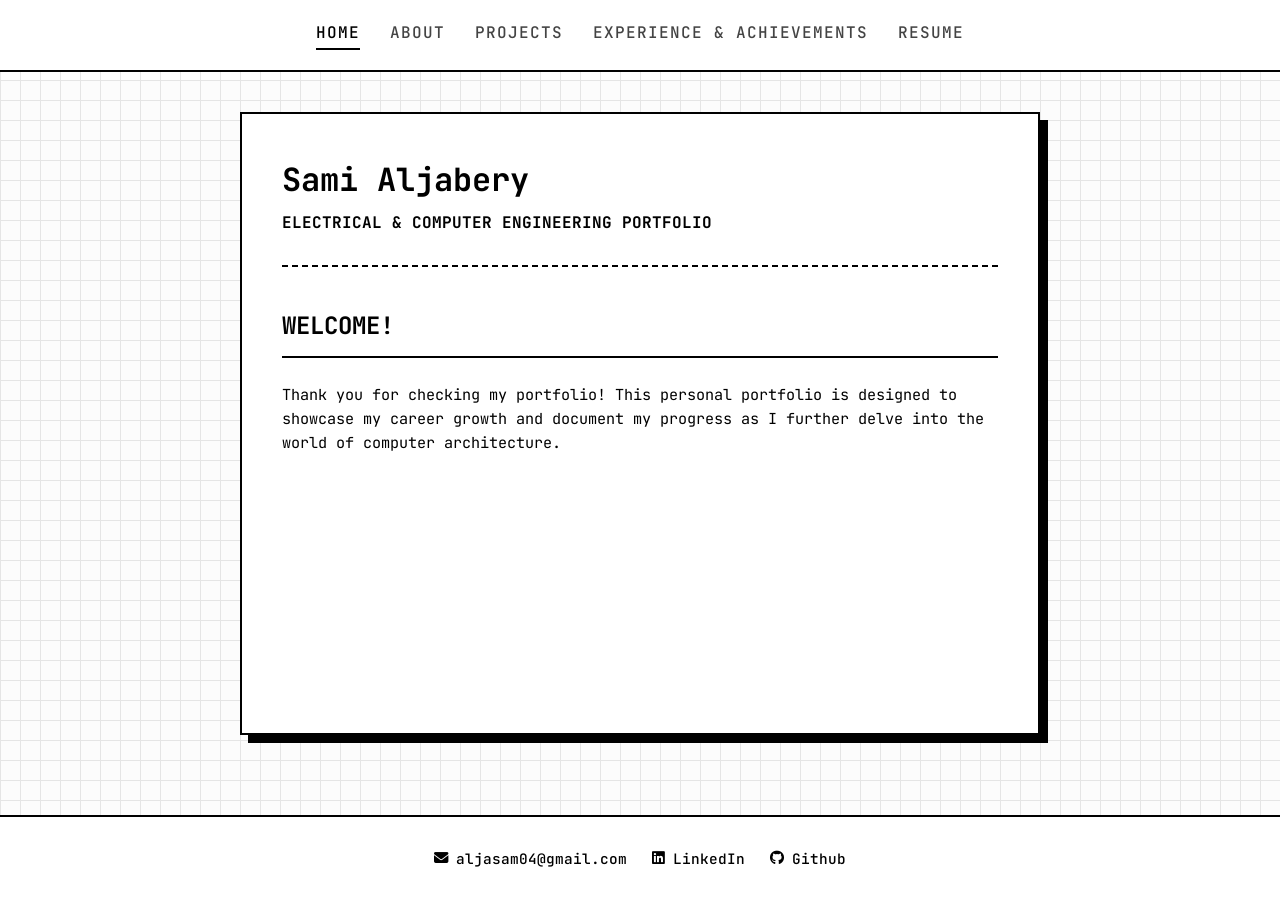
<file: index.html>
<!DOCTYPE html>
<html lang="en">
<head>
<meta charset="UTF-8">
<meta name="viewport" content="width=device-width, initial-scale=1.0">
<title>Home</title>
<link rel="stylesheet" href="style.css">
<link rel="stylesheet" href="https://cdnjs.cloudflare.com/ajax/libs/font-awesome/6.4.0/css/all.min.css">
<link rel="icon" type="image/png" href="assets/Sami_Favicon.png">
</head>
<body>

<nav>
    <div class="nav-inner">
        <a href="index.html" class="active">Home</a>
        <a href="about.html">About</a>
        <a href="projects.html">Projects</a>
        <a href="experience.html">Experience & Achievements</a>
        <a href="assets/Sami_Aljabery_Resume.pdf" target="_blank" rel="noopener">Resume</a>
    </div>
</nav>

<div class="container">
    <div class="hero">
        <div class="hero-text">
            <h1>Sami Aljabery</h1>
            <p class="title">Electrical & Computer Engineering Portfolio</p>
        </div>
    </div>

    <main class="content">
        <h1>Welcome!</h1>
        <p>
            Thank you for checking my portfolio! This personal portfolio is designed to showcase my career growth and document my progress as I further delve into the world of computer architecture. 
        </p>
        <p>
            
        </p>
        
    </main>
</div>

<footer>
    <div class="footer-inner">
        <p><i class="fas fa-envelope"></i> <a href="mailto:aljasam04@gmail.com">aljasam04@gmail.com</a></p>
        <p><i class="fab fa-linkedin"></i> <a href="https://www.linkedin.com/in/samialjabery">LinkedIn</a></p>
        <p><i class="fab fa-github"></i> <a href="https://github.com/Aljabmuj">Github</a></p>
    </div>
</footer>

</body>
</html>
</file>
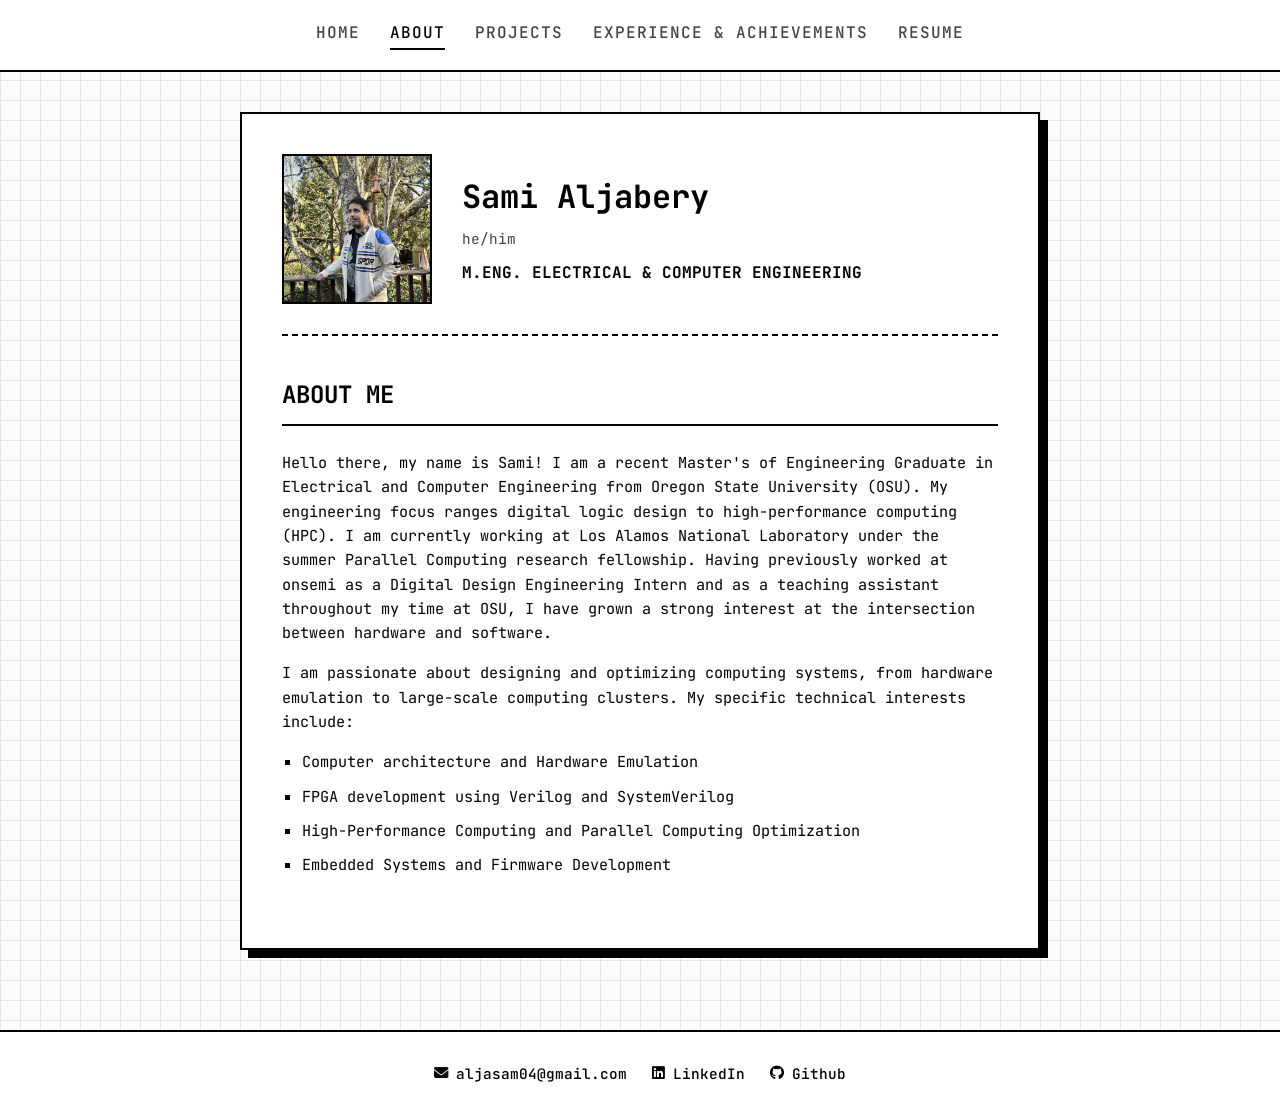
<file: about.html>
<!DOCTYPE html>
<html lang="en">
<head>
<meta charset="UTF-8">
<meta name="viewport" content="width=device-width, initial-scale=1.0">
<title>About Me</title>
<link rel="stylesheet" href="style.css">
<link rel="stylesheet" href="https://cdnjs.cloudflare.com/ajax/libs/font-awesome/6.4.0/css/all.min.css">
<link rel="icon" type="image/png" href="assets/Sami_Favicon.png">
</head>
<body>

<nav>
    <div class="nav-inner">
        <a href="index.html">Home</a>
        <a href="about.html" class="active">About</a>
        <a href="projects.html">Projects</a>
        <a href="experience.html">Experience & Achievements</a>
        <a href="assets/Sami_Aljabery_Resume.pdf" target="_blank" rel="noopener">Resume</a>
    </div>
</nav>


<div class="container">
    <div class="hero">
        <img src="assets/IMG_7011.jpg" alt="Sami Aljabery" class="profile-pic">
        <div class="hero-text">
            <h1>Sami Aljabery</h1>
            <p class="pronouns">he/him</p>
            <p class="title">M.Eng. Electrical & Computer Engineering</p>
        </div>
    </div>

    <main class="content">
        <h1>About Me</h1>
        <p>
            Hello there, my name is Sami! I am a recent Master's of Engineering Graduate in Electrical and Computer Engineering from Oregon State University (OSU). My engineering focus ranges digital logic design to high-performance computing (HPC). I am currently working at Los Alamos National Laboratory under the summer Parallel Computing research fellowship. Having previously worked at onsemi as a Digital Design Engineering Intern and as a teaching assistant throughout my time at OSU, I have grown a strong interest at the intersection between hardware and software.
        </p>
        <p>
            I am passionate about designing and optimizing computing systems, from hardware emulation to large-scale computing clusters. My specific technical interests include:
        </p>
        
        <ul>
            <li>Computer architecture and Hardware Emulation</li>
            <li>FPGA development using Verilog and SystemVerilog</li>
            <li>High-Performance Computing and Parallel Computing Optimization</li>
            <li>Embedded Systems and Firmware Development</li>
        </ul>
    </main>
</div>

<footer>
    <div class="footer-inner">
        <p><i class="fas fa-envelope"></i> <a href="mailto:aljasam04@gmail.com">aljasam04@gmail.com</a></p>
        <p><i class="fab fa-linkedin"></i> <a href="https://www.linkedin.com/in/samialjabery">LinkedIn</a></p>
        <p><i class="fab fa-github"></i> <a href="https://github.com/Aljabmuj">Github</a></p>
    </div>
</footer>

</body>
</html>
</file>
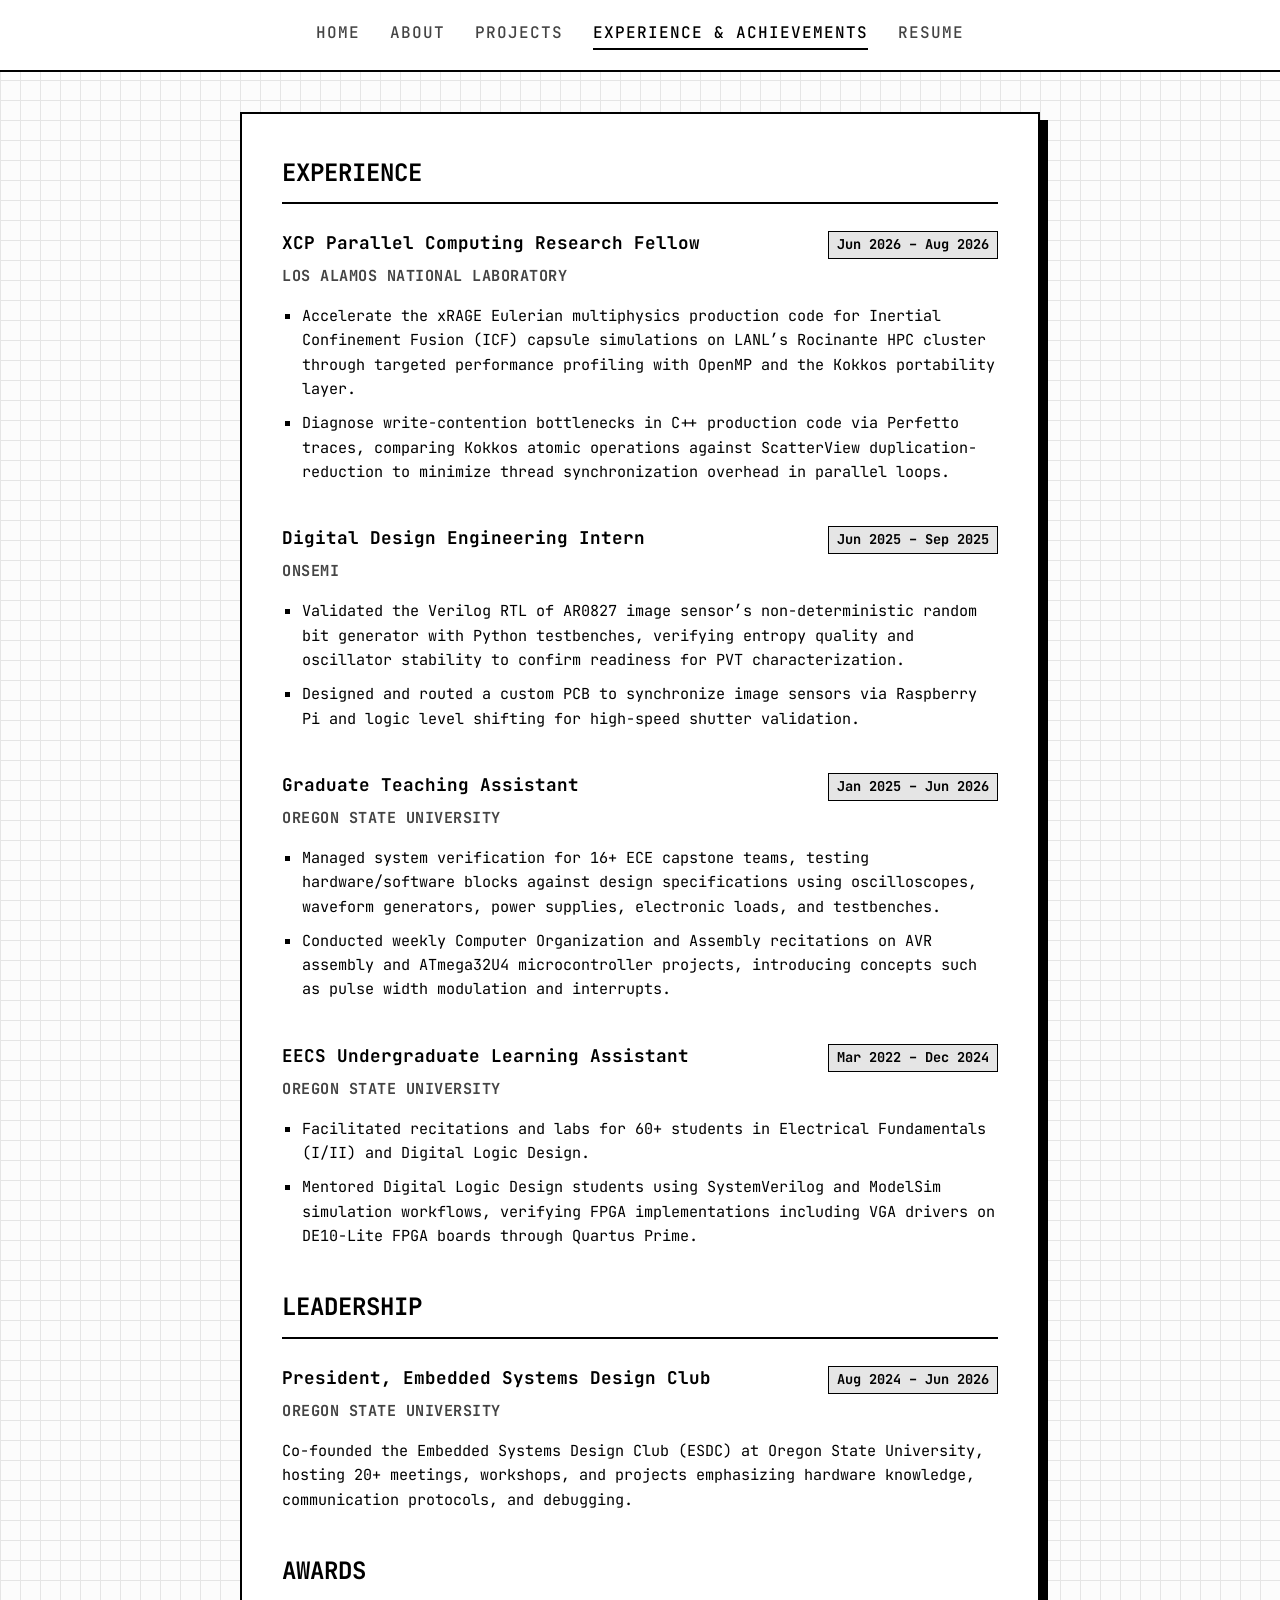
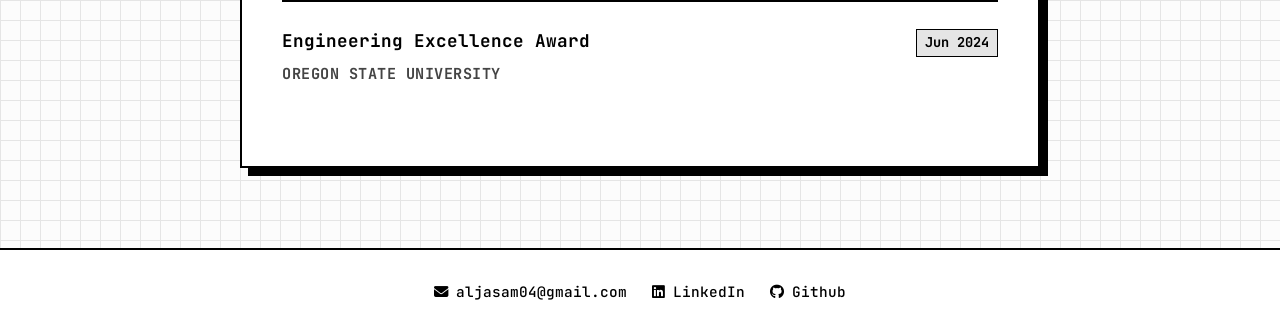
<file: experience.html>
<!DOCTYPE html>
<html lang="en">
<head>
<meta charset="UTF-8">
<meta name="viewport" content="width=device-width, initial-scale=1.0">
<title>Experience</title>
<link rel="stylesheet" href="style.css">
<link rel="stylesheet" href="https://cdnjs.cloudflare.com/ajax/libs/font-awesome/6.4.0/css/all.min.css">
<link rel="icon" type="image/png" href="assets/Sami_Favicon.png">
</head>
<body>

<nav>
    <div class="nav-inner">
        <a href="index.html">Home</a>
        <a href="about.html">About</a>
        <a href="projects.html">Projects</a>
        <a href="experience.html" class="active">Experience & Achievements</a>
        <a href="assets/Sami_Aljabery_Resume.pdf" target="_blank" rel="noopener">Resume</a>
    </div>
</nav>

<div class="container">
    <main class="content">
        <h1>Experience</h1>
        
        <div class="list-item">
            <div class="item-header">
                <h3>XCP Parallel Computing Research Fellow</h3>
                <span class="date">Jun 2026 – Aug 2026</span>
            </div>
            <p class="org">Los Alamos National Laboratory</p>
            <ul>
                <li>Accelerate the xRAGE Eulerian multiphysics production code for Inertial Confinement Fusion (ICF) capsule simulations on LANL’s Rocinante HPC cluster through targeted performance profiling with OpenMP and the Kokkos portability layer.</li>
                <li>Diagnose write-contention bottlenecks in C++ production code via Perfetto traces, comparing Kokkos atomic operations against ScatterView duplication-reduction to minimize thread synchronization overhead in parallel loops.</li>
            </ul>
        </div>

        <div class="list-item">
            <div class="item-header">
                <h3>Digital Design Engineering Intern</h3>
                <span class="date">Jun 2025 – Sep 2025</span>
            </div>
            <p class="org">onsemi</p>
            <ul>
                <li>Validated the Verilog RTL of AR0827 image sensor’s non-deterministic random bit generator with Python testbenches, verifying entropy quality and oscillator stability to confirm readiness for PVT characterization.</li>
                <li>Designed and routed a custom PCB to synchronize image sensors via Raspberry Pi and logic level shifting for high-speed shutter validation.</li>
            </ul>
        </div>

        <div class="list-item">
            <div class="item-header">
                <h3>Graduate Teaching Assistant</h3>
                <span class="date">Jan 2025 – Jun 2026</span>
            </div>
            <p class="org">Oregon State University</p>
            <ul>
                <li>Managed system verification for 16+ ECE capstone teams, testing hardware/software blocks against design specifications using oscilloscopes, waveform generators, power supplies, electronic loads, and testbenches.</li>
                <li>Conducted weekly Computer Organization and Assembly recitations on AVR assembly and ATmega32U4 microcontroller projects, introducing concepts such as pulse width modulation and interrupts.</li>
            </ul>
        </div>

        <div class="list-item">
            <div class="item-header">
                <h3>EECS Undergraduate Learning Assistant</h3>
                <span class="date">Mar 2022 – Dec 2024</span>
            </div>
            <p class="org">Oregon State University</p>
            <ul>
                <li>Facilitated recitations and labs for 60+ students in Electrical Fundamentals (I/II) and Digital Logic Design.</li>
                <li>Mentored Digital Logic Design students using SystemVerilog and ModelSim simulation workflows, verifying FPGA implementations including VGA drivers on DE10-Lite FPGA boards through Quartus Prime.</li>
            </ul>
        </div>

        <h1>Leadership</h1>

        <div class="list-item">
            <div class="item-header">
                <h3>President, Embedded Systems Design Club</h3>
                <span class="date">Aug 2024 – Jun 2026</span>
            </div>
            <p class="org">Oregon State University</p>
            <p>Co-founded the Embedded Systems Design Club (ESDC) at Oregon State University, hosting 20+ meetings, workshops, and projects emphasizing hardware knowledge, communication protocols, and debugging.</p>
        </div>

        <h1>Awards</h1>
          <div class="list-item">
            <div class="item-header">
                <h3>Engineering Excellence Award</h3>
                <span class="date">Jun 2024</span>
            </div>
            <p class="org">Oregon State University</p>
        </div>
    </main>
</div>

<footer>
    <div class="footer-inner">
        <p><i class="fas fa-envelope"></i> <a href="mailto:aljasam04@gmail.com">aljasam04@gmail.com</a></p>
        <p><i class="fab fa-linkedin"></i> <a href="https://www.linkedin.com/in/samialjabery">LinkedIn</a></p>
        <p><i class="fab fa-github"></i> <a href="https://github.com/Aljabmuj">Github</a></p>
    </div>
</footer>

</body>
</html>
</file>
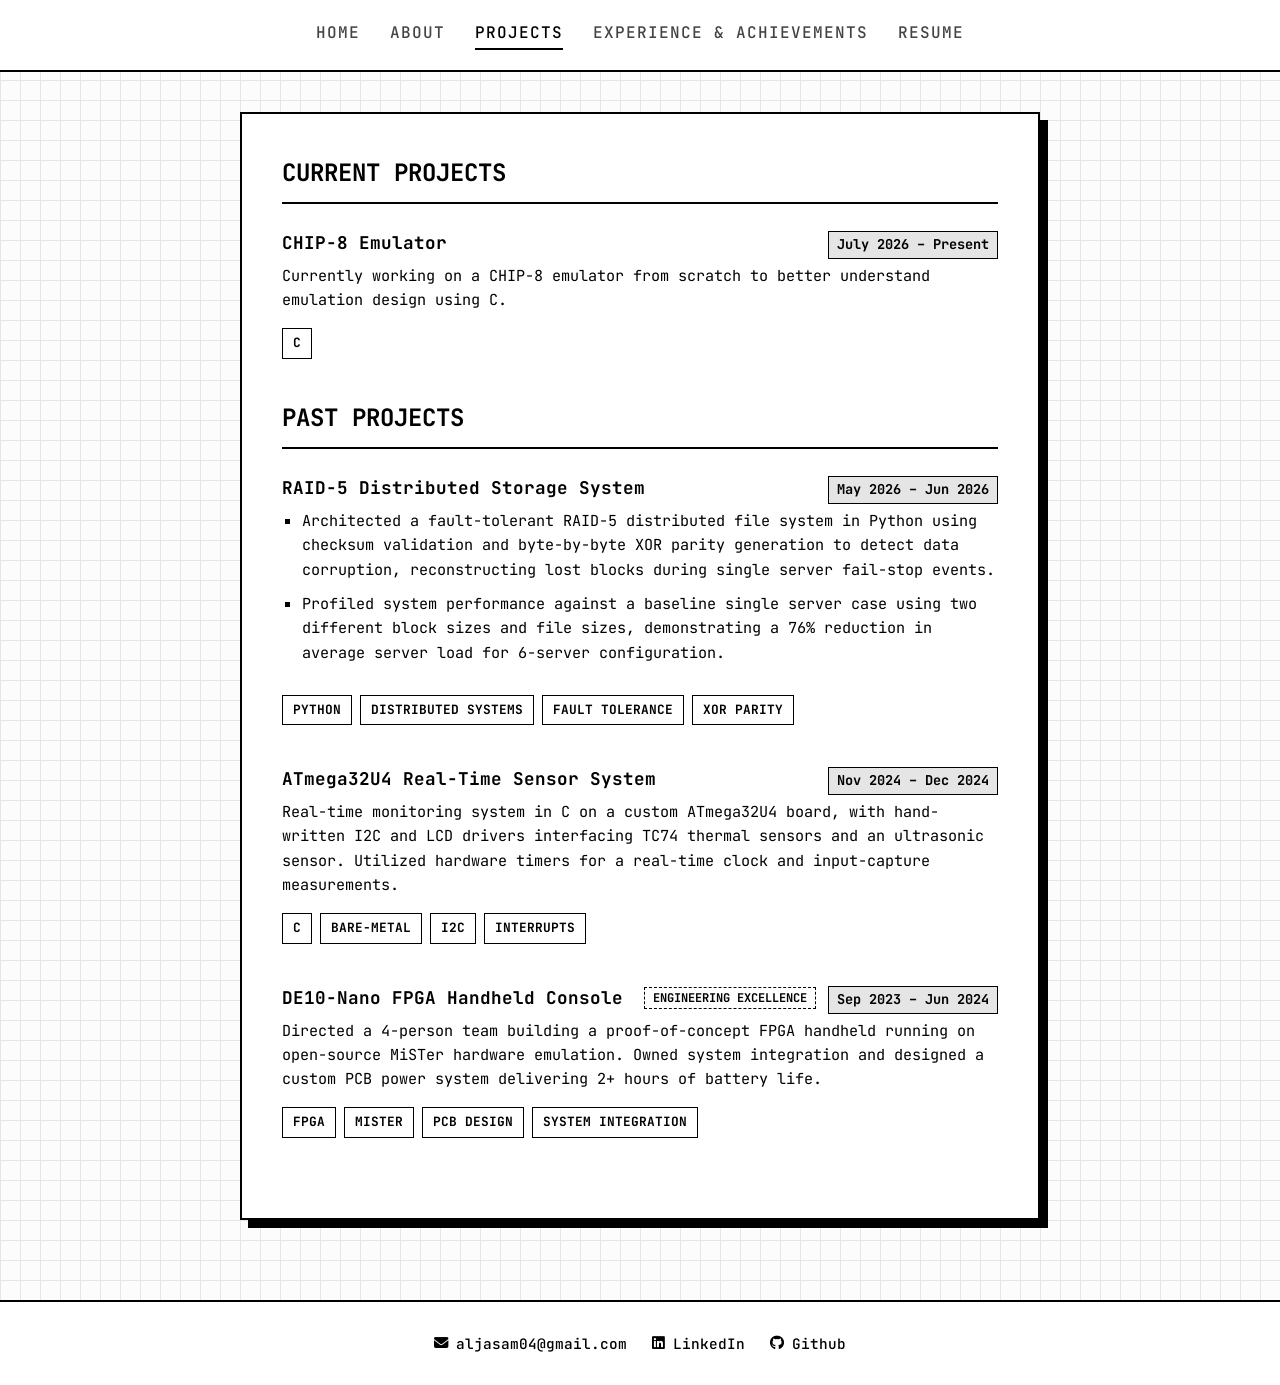
<file: projects.html>
<!DOCTYPE html>
<html lang="en">
<head>
<meta charset="UTF-8">
<meta name="viewport" content="width=device-width, initial-scale=1.0">
<title>Projects</title>
<link rel="stylesheet" href="style.css">
<link rel="stylesheet" href="https://cdnjs.cloudflare.com/ajax/libs/font-awesome/6.4.0/css/all.min.css">
<link rel="icon" type="image/png" href="assets/Sami_Favicon.png">
</head>
<body>

<nav>
    <div class="nav-inner">
        <a href="index.html">Home</a>
        <a href="about.html">About</a>
        <a href="projects.html" class="active">Projects</a>
        <a href="experience.html">Experience & Achievements</a>
        <a href="assets/Sami_Aljabery_Resume.pdf" target="_blank" rel="noopener">Resume</a>
    </div>
</nav>

<div class="container">
    <main class="content"> 
        <h1>Current Projects</h1>
        
        <div class="list-item">
            <div class="item-header">
                <h3>CHIP-8 Emulator</h3>
                <span class="date">July 2026 – Present</span>
            </div>
            <p>Currently working on a CHIP-8 emulator from scratch to better understand emulation design using C.</p>
            <div class="chip-container">
                <span class="chip">C</span>
            </div>
        </div>

        <h1>Past Projects</h1>

        <div class="list-item">
            <div class="item-header">
                <h3>RAID-5 Distributed Storage System</h3>
                <span class="date">May 2026 – Jun 2026</span>
            </div>
            <ul>
                <li>Architected a fault-tolerant RAID-5 distributed file system in Python using checksum validation and byte-by-byte XOR parity generation to detect data corruption, reconstructing lost blocks during single server fail-stop events.</li>
                <li>Profiled system performance against a baseline single server case using two different block sizes and file sizes, demonstrating a 76% reduction in average server load for 6-server configuration.</li>
            </ul>
            <div class="chip-container">
                <span class="chip">Python</span>
                <span class="chip">Distributed Systems</span>
                <span class="chip">Fault Tolerance</span>
                <span class="chip">XOR Parity</span>
            </div>
        </div>

        <div class="list-item">
            <div class="item-header">
                <h3>ATmega32U4 Real-Time Sensor System</h3>
                <span class="date">Nov 2024 – Dec 2024</span>
            </div>
            <p>Real-time monitoring system in C on a custom ATmega32U4 board, with hand-written I2C and LCD drivers interfacing TC74 thermal sensors and an ultrasonic sensor. Utilized hardware timers for a real-time clock and input-capture measurements.</p>
            <div class="chip-container">
                <span class="chip">C</span>
                <span class="chip">Bare-metal</span>
                <span class="chip">I2C</span>
                <span class="chip">Interrupts</span>
            </div>
        </div>

        <div class="list-item">
            <div class="item-header">
                <h3>DE10-Nano FPGA Handheld Console <span class="award-badge">Engineering Excellence</span></h3>
                <span class="date">Sep 2023 – Jun 2024</span>
            </div>
            <p>Directed a 4-person team building a proof-of-concept FPGA handheld running on open-source MiSTer hardware emulation. Owned system integration and designed a custom PCB power system delivering 2+ hours of battery life.</p>
            <div class="chip-container">
                <span class="chip">FPGA</span>
                <span class="chip">MiSTer</span>
                <span class="chip">PCB Design</span>
                <span class="chip">System Integration</span>
            </div>
        </div>
    </main>
</div>

<footer>
    <div class="footer-inner">
        <p><i class="fas fa-envelope"></i> <a href="mailto:aljasam04@gmail.com">aljasam04@gmail.com</a></p>
        <p><i class="fab fa-linkedin"></i> <a href="https://www.linkedin.com/in/samialjabery">LinkedIn</a></p>
        <p><i class="fab fa-github"></i> <a href="https://github.com/Aljabmuj">Github</a></p>
    </div>
</footer>

</body>
</html>
</file>
<file: style.css>
/* Core Variables & Typography - Schematic Minimalist */
@import url('https://fonts.googleapis.com/css2?family=JetBrains+Mono:wght@400;500;700&display=swap');

:root {
    --text-main: #000000;
    --text-light: #444444;
    --border-color: #000000;
    --bg-color: #ffffff;
    --grid-color: #e5e5e5;
    --mono: "JetBrains Mono", "Courier New", Courier, monospace;
}

* { 
    margin: 0; 
    padding: 0; 
    box-sizing: border-box; 
    /* Force sharp edges for the schematic look */
    border-radius: 0 !important; 
}

body {
    font-family: var(--mono);
    color: var(--text-main);
    line-height: 1.6;
    -webkit-font-smoothing: antialiased;
    /* Blueprint/Schematic Grid Background */
    background-color: #fcfcfc;
    background-image: 
        linear-gradient(var(--grid-color) 1px, transparent 1px),
        linear-gradient(90deg, var(--grid-color) 1px, transparent 1px);
    background-size: 20px 20px;
    display: flex;
    flex-direction: column;
    min-height: 100vh;
}

/* Top Navigation */
nav {
    border-bottom: 2px solid var(--border-color);
    padding: 20px 0;
    background: var(--bg-color);
    position: sticky;
    top: 0;
    z-index: 100;
}

.nav-inner {
    max-width: 800px;
    margin: 0 auto;
    display: flex;
    justify-content: center;
    gap: 30px;
    flex-wrap: wrap;
    padding: 0 20px;
}

.nav-inner a {
    text-decoration: none;
    color: var(--text-light);
    font-size: 1rem;
    font-weight: 500;
    text-transform: uppercase;
    letter-spacing: 1px;
    padding-bottom: 2px;
    border-bottom: 2px solid transparent;
    transition: all 0.2s ease;
}

.nav-inner a.active, .nav-inner a:hover {
    color: var(--text-main);
    border-bottom: 2px solid var(--border-color);
}

/* Main Layout Wrapper */
.container {
    max-width: 800px;
    margin: 40px auto;
    padding: 40px;
    background: var(--bg-color);
    border: 2px solid var(--border-color);
    box-shadow: 8px 8px 0px var(--border-color);
    flex: 1; /* Pushes footer down */
}

/* Hero Section (Index Only) */
.hero {
    display: flex;
    align-items: center;
    gap: 30px;
    margin-bottom: 40px;
    padding-bottom: 30px;
    border-bottom: 2px dashed var(--border-color);
}

.profile-pic {
    width: 150px;
    height: 150px;
    object-fit: cover;
    border: 2px solid var(--border-color);
    /* Square profile pic for schematic look */
}

.hero h1 {
    font-size: 2rem;
    margin-top: 0;
    margin-bottom: 5px;
}

.hero .pronouns {
    color: var(--text-light);
    font-size: 0.9rem;
    margin-bottom: 10px;
}

.hero .title {
    font-size: 1rem;
    font-weight: 700;
    text-transform: uppercase;
}

/* Content Area */
.content h1 {
    font-size: 1.5rem;
    font-weight: 700;
    text-transform: uppercase;
    border-bottom: 2px solid var(--border-color);
    padding-bottom: 10px;
    margin-bottom: 25px;
    margin-top: 40px;
}

.content h1:first-child {
    margin-top: 0;
}

.content p {
    margin-bottom: 16px;
    font-size: 0.95rem;
}

.content ul {
    margin-left: 20px;
    margin-bottom: 30px;
    list-style-type: square;
}

.content li {
    margin-bottom: 10px;
    font-size: 0.95rem;
}

.content a {
    color: var(--text-main);
    text-decoration: underline;
    font-weight: 700;
}

.content a:hover {
    background-color: var(--text-main);
    color: var(--bg-color);
    text-decoration: none;
}

/* List Items (Experience & Projects) */
.list-item {
    margin-bottom: 40px;
}

.item-header {
    display: flex;
    justify-content: space-between;
    align-items: baseline;
    margin-bottom: 5px;
    flex-wrap: wrap;
    gap: 10px;
}

.item-header h3 {
    font-size: 1.1rem;
    font-weight: 700;
}

.date {
    font-size: 0.85rem;
    font-weight: 700;
    color: var(--text-main);
    background: #e5e5e5;
    padding: 2px 8px;
    border: 1px solid var(--border-color);
    white-space: nowrap;
}

.org {
    font-weight: 700;
    text-transform: uppercase;
    color: var(--text-light);
    margin-bottom: 12px;
    font-size: 0.9rem;
    letter-spacing: 0.5px;
}

.award-badge {
    font-size: 0.75rem;
    text-transform: uppercase;
    font-weight: 700;
    border: 1px dashed var(--border-color);
    padding: 2px 8px;
    margin-left: 10px;
    vertical-align: middle;
}

/* Chips / Tech Stack */
.chip-container {
    display: flex;
    flex-wrap: wrap;
    gap: 8px;
    margin-top: 15px;
}

.chip {
    background: var(--bg-color);
    color: var(--text-main);
    padding: 4px 10px;
    font-size: 0.8rem;
    font-weight: 700;
    text-transform: uppercase;
    border: 1px solid var(--border-color);
}

/* Skills Grid */
.skills-grid {
    display: grid;
    grid-template-columns: repeat(auto-fit, minmax(250px, 1fr));
    gap: 30px;
    margin-top: 20px;
}

.skill-category h3 {
    font-size: 1rem;
    text-transform: uppercase;
    border-bottom: 1px dashed var(--border-color);
    padding-bottom: 8px;
    margin-bottom: 15px;
}

/* Global Footer */
footer {
    background: var(--bg-color);
    border-top: 2px solid var(--border-color);
    padding: 30px 20px;
    margin-top: 40px;
}

.footer-inner {
    max-width: 800px;
    margin: 0 auto;
    display: flex;
    justify-content: center;
    gap: 25px;
    flex-wrap: wrap;
}

.footer-inner p {
    font-size: 0.9rem;
    display: flex;
    align-items: center;
    gap: 8px;
    font-weight: 500;
}

.footer-inner a {
    color: var(--text-main);
    text-decoration: none;
}

.footer-inner a:hover {
    text-decoration: underline;
}

/* Mobile Responsiveness */
@media (max-width: 768px) {
    .container {
        margin: 20px;
        padding: 25px;
        box-shadow: 4px 4px 0px var(--border-color);
    }
    
    .hero {
        flex-direction: column;
        text-align: center;
    }
    
    .footer-inner {
        flex-direction: column;
        align-items: center;
        gap: 15px;
    }
}
</file>
